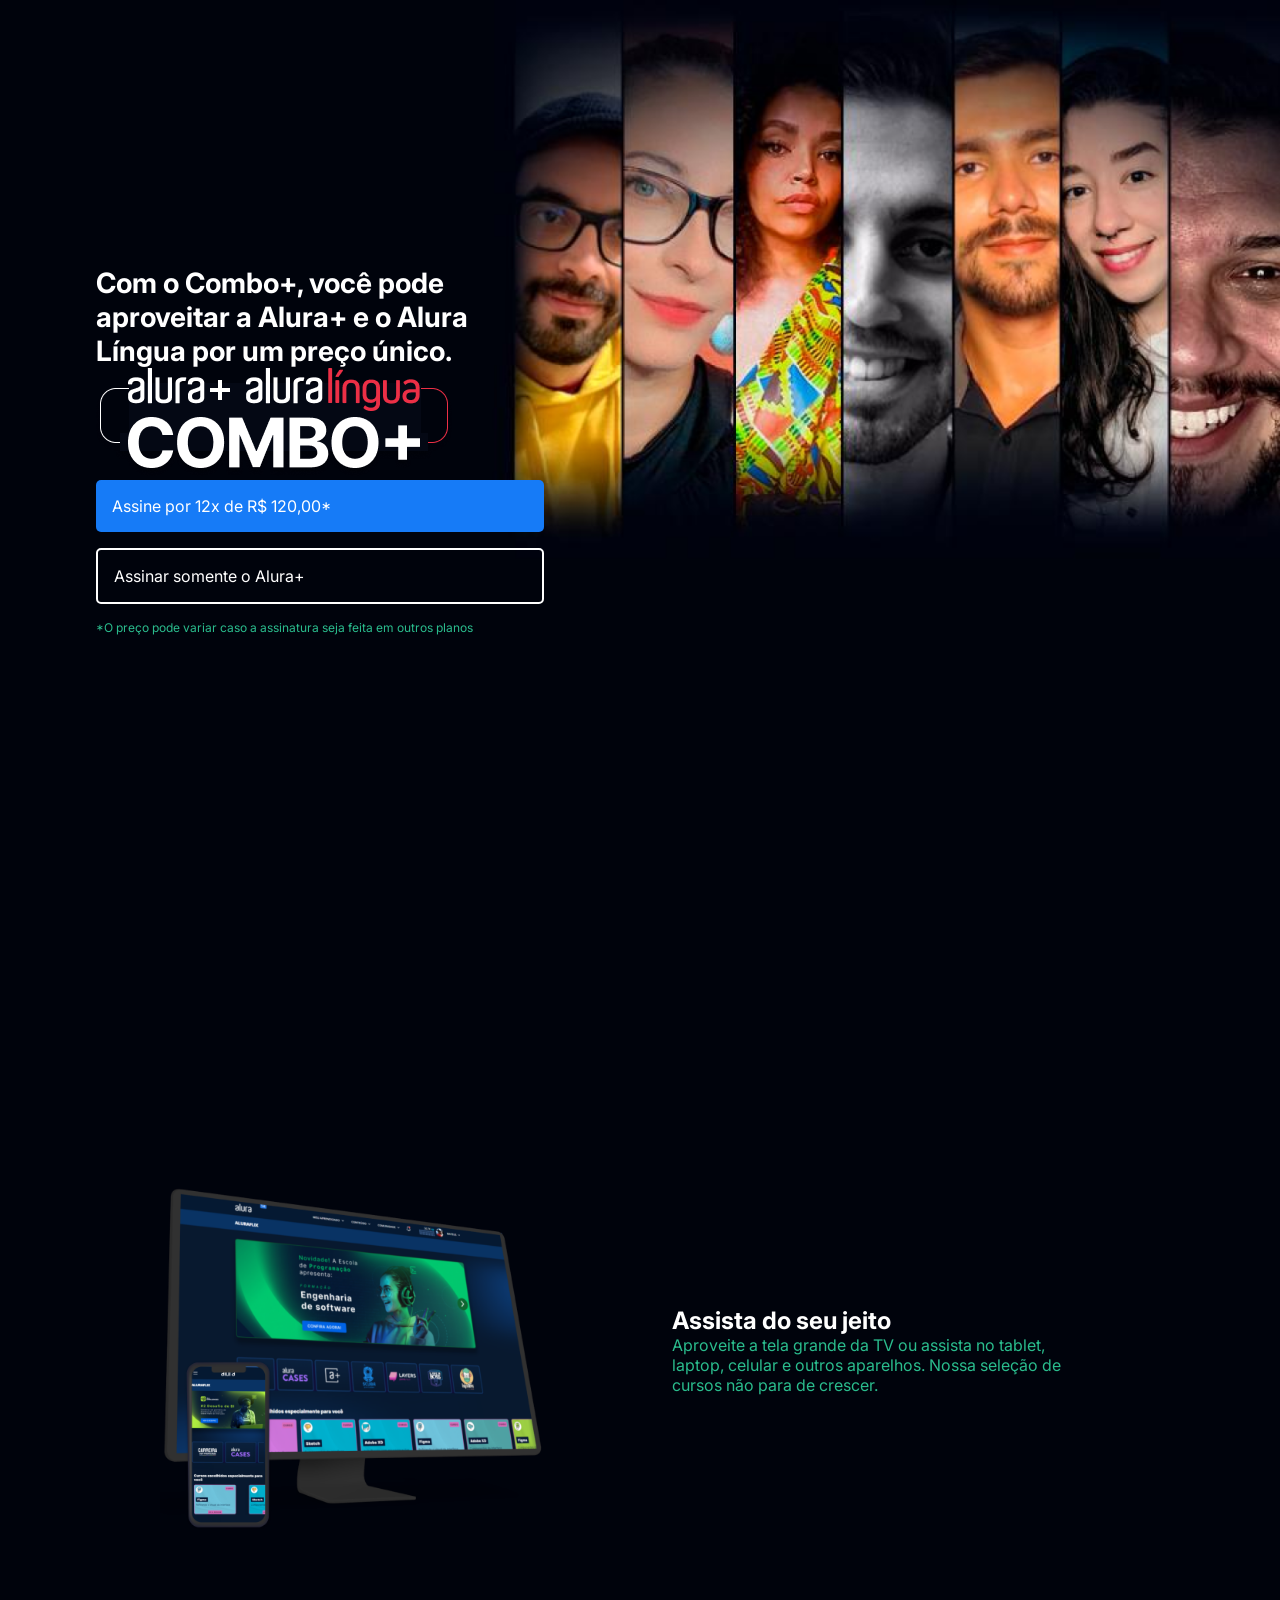
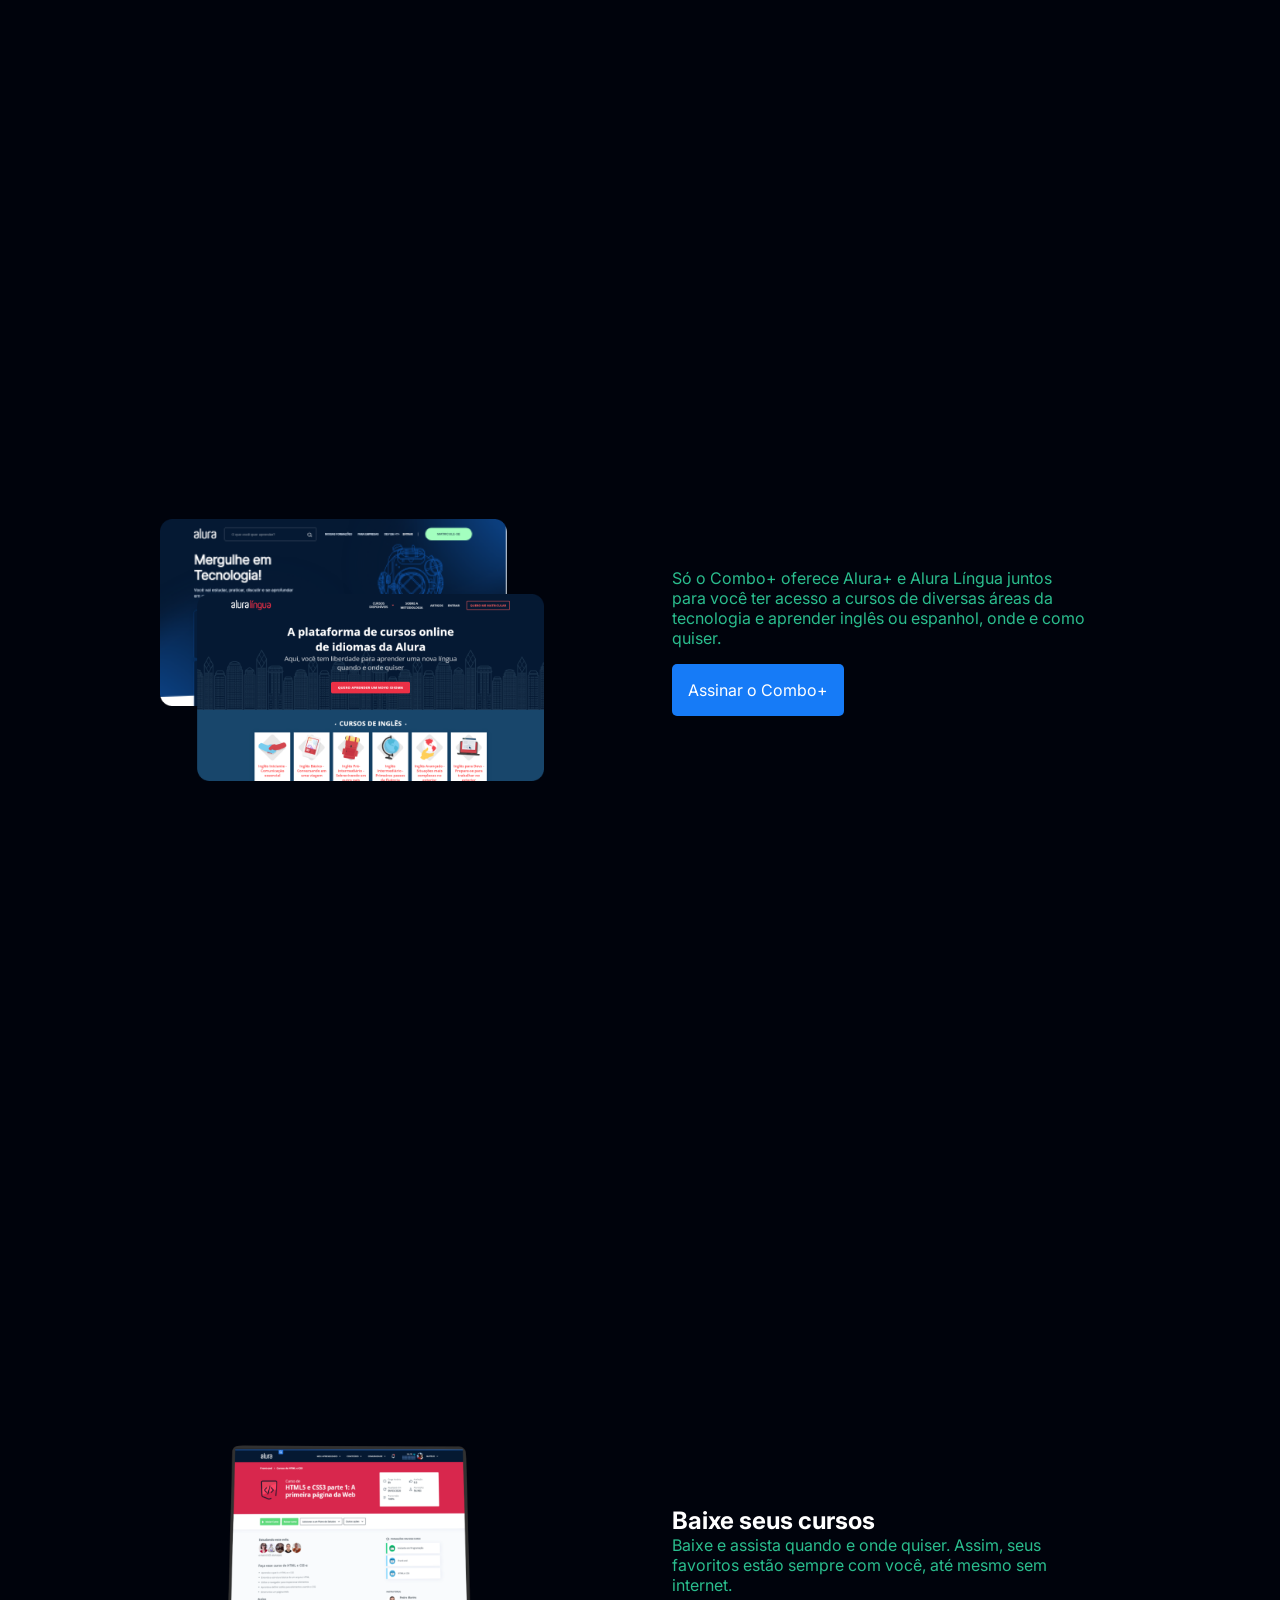
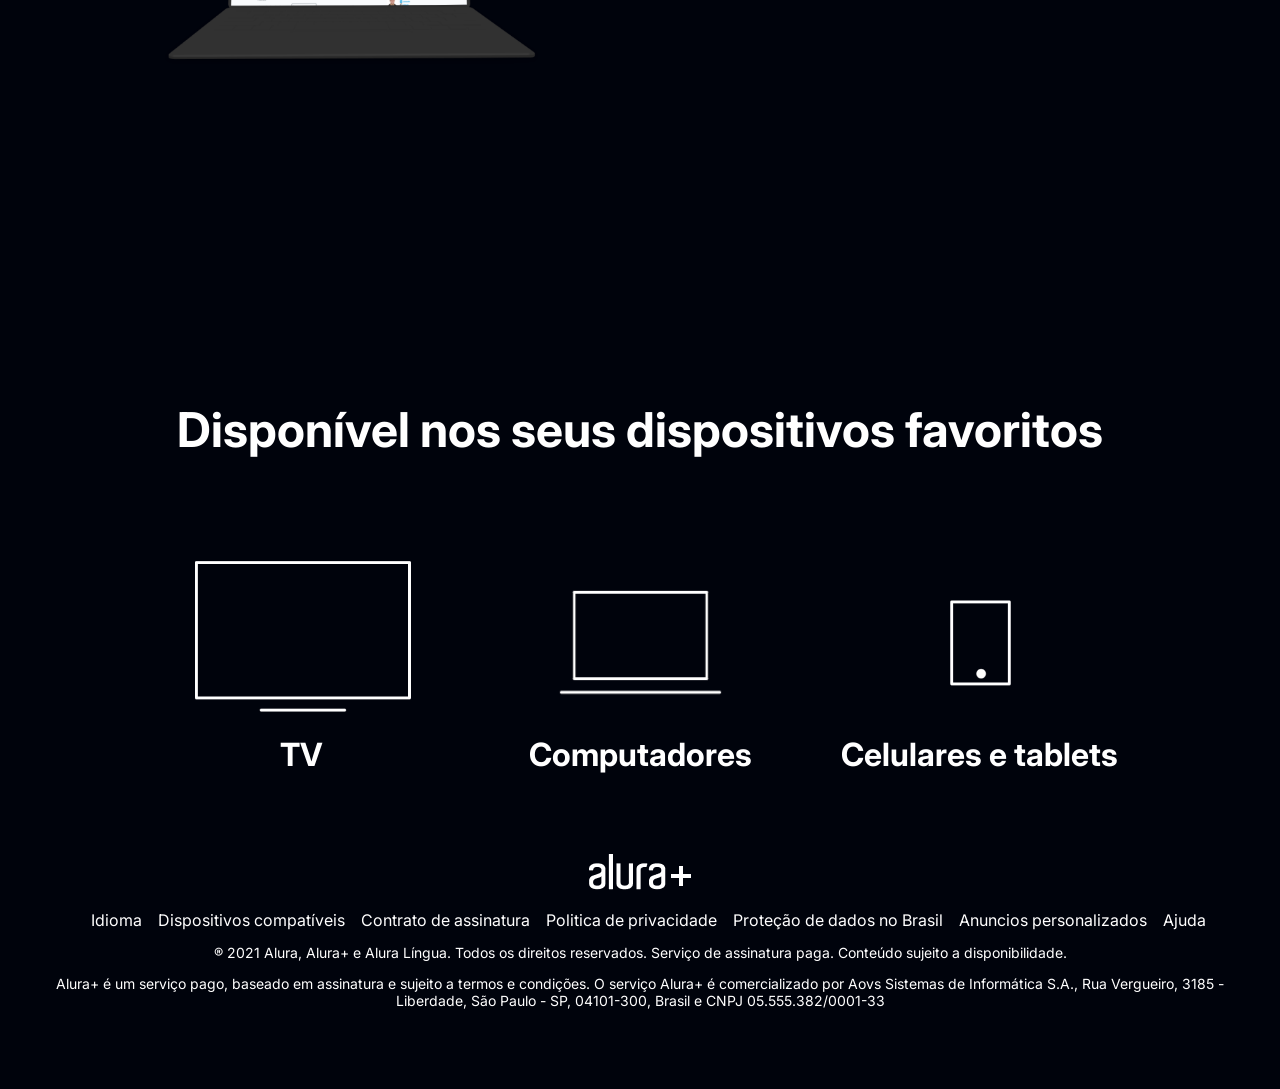
<file: index.html>
<!DOCTYPE html>
<html lang="pt-BR">
<head>
    <title> 2B NEM Alura Plus </title>
    <meta charset="UTF-8">
    <meta http-equiv="X-UA-Compatible" content="IE=edge">
    <meta name="viewport" content="width=device-width, initial-scale=1.0">
    <link rel="stylesheet" href="style.css">
    <link rel="preconnect" href="https://fonts.googleapis.com">
    <link rel="preconnect" href="https://fonts.gstatic.com" crossorigin>
    <link href="https://fonts.googleapis.com/css2?family=Inter:wght@400;700&family=Poppins:wght@200;400;700&display=swap" rel="stylesheet">
</head>
<body>
    <section class="container principal">
        <div class="container__caixa">
            <h1 class="container__titulo">Com o Combo+, você pode aproveitar a Alura+ e o Alura Língua por um preço único.</h1>
            <img src="img/Combo.png" alt="O combo+ é a junção do alura+ e o alura lingua" class="container__imagem">
            <a href="www.alura.com.br" class="container__botao">Assine por 12x de R$ 120,00*</a>
            <a href="www.alura.com.br" class="container__botao botão_secundario">Assinar somente o Alura+</a>
            <p class="container__aviso">*O preço pode variar caso a assinatura seja feita em outros planos</p>
        </div>
    </section>

    <section class="container secundario">
        <img src="img/Plataformas.png" alt="Um monitor e um celular com o alura plus aberto" class="secundario__imagem">
        <div class="container__descricao">
            <h2 class="descriçãõ__titulo">Assista do seu jeito</h2>
            <p class="descricao__texto">Aproveite a tela grande da TV ou assista no tablet, laptop, celular e outros 
                aparelhos. Nossa seleção de cursos não para de crescer.</p>
        </div>
    </section>

    <section class="container secundario">
        <img src="img/Telas.png" alt="Tela da alura plus e do alura lingua" class="secundario__imagem">
        <div class="container__descricao">
            <p class="descricao__texto">Só o Combo+ oferece Alura+ e Alura Língua juntos para você ter acesso a cursos 
                de diversas áreas da tecnologia e aprender inglês ou espanhol, onde e como quiser.</p>
            <a href="www.alura.com.br" class="container__botao secundario__botao">Assinar o Combo+</a>
        </div>
    </section>

    <section class="container secundario">
        <img src="img/Notebook.png" alt="Notebook com a página do curso HTML5 e CSS3 da Alura aberta" class="secundario__imagem">
        <div class="container__descricao">
            <h2 class="descriçãõ__titulo">Baixe seus cursos</h2>
            <p class="descricao__texto">Baixe e assista quando e onde quiser. Assim, seus favoritos estão sempre com 
                você, até mesmo sem internet.</p>
        </div>
    </section>

    <section class="dispositivos">
        <h2 class="dispositivos__titulo">Disponível nos seus dispositivos favoritos</h2>
        <ul class="dispositivos__lista">
            <li>
                <img src="img/tv.png" alt="ícone de televisão">
                <h3 class="lista__item">TV</h3>
            </li>
            <li>
                <img src="img/computador.png" alt="ícone de computador">
                <h3 class="lista__item">Computadores</h3>
            </li>
            <li>
                <img src="img/celular.png" alt="ícone de celular">
                <h3 class="lista__item">Celulares e tablets</h3>
            </li>
        </ul>
    </section>

    <footer class="rodape">
        <img src="img/Logo.png" alt="Alra+" class="rodape__logo">
        <ul class="rodape__lista">
            <li class="lista__link">
                <a href="#">Idioma</a>
            </li>
            <li class="lista__link">
                <a href="#">Dispositivos compatíveis</a>
            </li>
            <li class="lista__link">
                <a href="#">Contrato de assinatura</a>
            </li>
            <li class="lista__link">
                <a href="#">Politica de privacidade</a>
            </li>
            <li class="lista__link">
                <a href="#">Proteção de dados no Brasil</a>
            </li>
            <li class="lista__link">
                <a href="#">Anuncios personalizados</a>
            </li>
            <li class="lista__link">
                <a href="#">Ajuda</a>
            </li>
        </ul>
        <p class="rodape__texto">® 2021 Alura, Alura+ e Alura Língua. Todos os direitos reservados. Serviço de 
            assinatura paga. Conteúdo sujeito a disponibilidade.</p>
            <p class="rodape__texto">Alura+ é um serviço pago, baseado em assinatura e sujeito a termos e condições. O serviço Alura+ é comercializado por Aovs Sistemas de Informática S.A., Rua Vergueiro, 3185 - Liberdade, São 
                Paulo - SP, 04101-300, Brasil e CNPJ 05.555.382/0001-33</p>
    </footer>
</body>

</html>
</file>
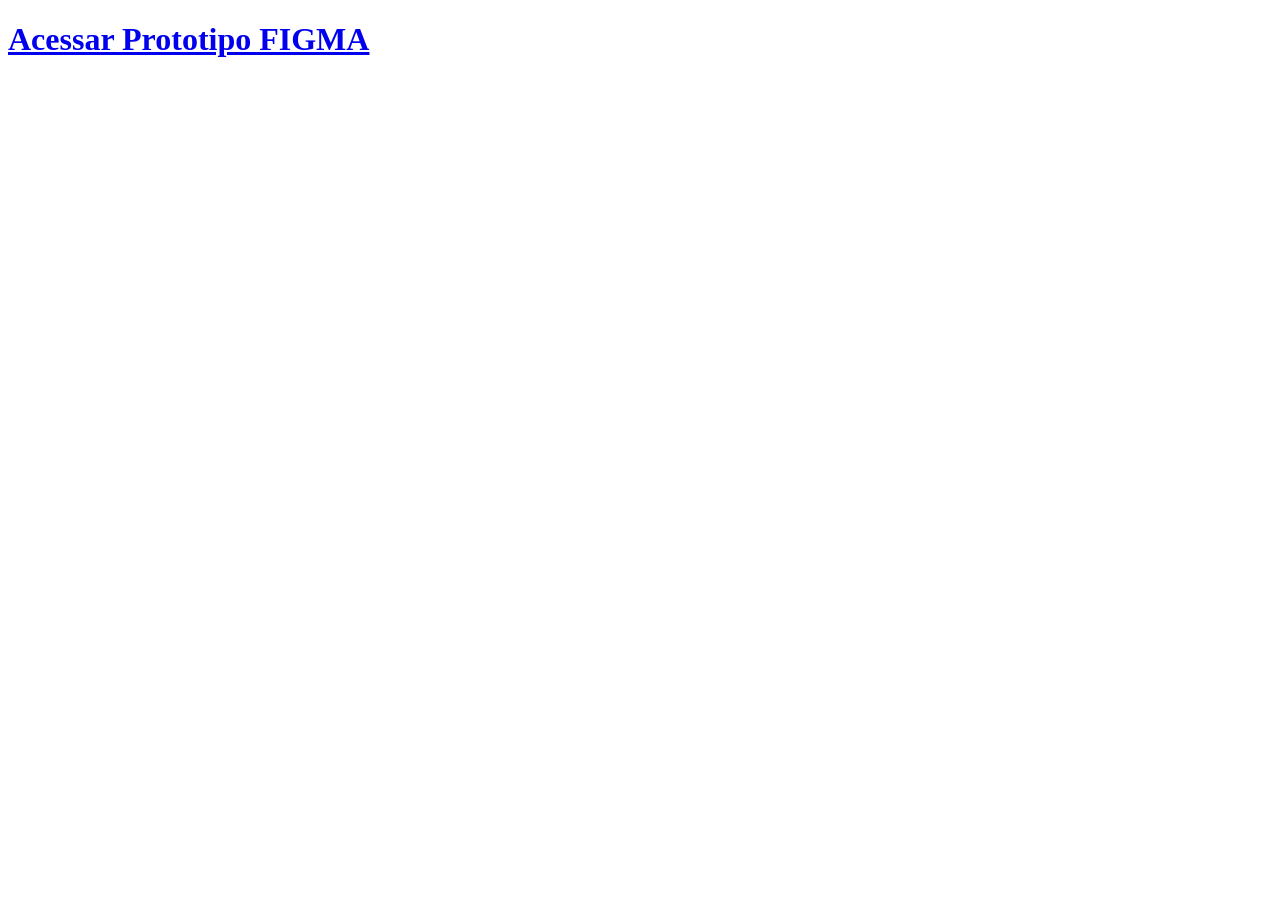
<file: FIGMA.html>
<!DOCTYPE html>
<html lang="pt-BR">
<head>
    <meta charset="UTF-8">
    <meta http-equiv="X-UA-Compatible" content="IE=edge">
    <meta name="viewport" content="width=device-width, initial-scale=1.0">
    <title>Link Figma</title>
</head>
<body>
    <h1><a href="https://www.figma.com/file/yzBdAYLO7MzM1mNLksZWJY/Alura-Plus---Layout-(Professor)?type=design&node-id=0%3A1&t=tBiK0hanvZBm1X6M-1">Acessar Prototipo FIGMA</a></h1>
</body>
</html>
</file>
<file: style.css>
:root {
    --Branco-principal: #FFFFFF;
    --Cinza-secundario: #31dda4da;
    --Azul-botão: #167BF7;
    --Cor-de-fundo: #00030C;
    --Fonte-principal: 'Inter';
    --Azul-botão-efeito: #3C92FA;
}

body{
    background-color: var(--Cor-de-fundo);
    color: var(--Branco-principal);
    font-family: var(--Fonte-principal);
    font-size: 16px;
    font-weight: 400;
}

* {
    margin: 0;
    padding: 0;
}

.principal{
    background-image: url("img/Background.png");
    background-repeat: no-repeat;
    background-size: contain;
    align-items: center;
}

.container {
    height: 100vh;
    display: grid;
    grid-template-columns: 50% 50%;
}

.container__botao {
    background-color: var(--Azul-botão);
    border-radius: 5px;
    padding: 1em;
    color: var(--Branco-principal);
    display: block;
    text-decoration: none;
    margin-bottom: 1em;
}

.botão_secundario {
    background-color: transparent;
    border: 2px solid var(--Branco-principal)
}

.container__aviso {
    font-size: 12px;
    color: var(--Cinza-secundario);
}

.container__titulo {
    font-size: 28px;
    font-weight: 700;
}

.container__imagen{
    margin: 1em 0 2em 0;
}

.container__caixa{
    margin: 0 6em;
}

.secundario__imagem {
    width: 80%;
}

.secundario {
    align-items: center;
    margin: 0 10em;
}

.descrição__titulo{
    font-weight: 700;
    font-size: 48px;
    color: var(--Branco-principal);
    margin-bottom: 0.1em;
}

.descricao__texto {
    color: var(--Cinza-secundario);
}

.secundario__botao {
    display: inline-block;
    margin-top: 1em;
}

.container__descricao{
    padding: 2em;
}

.dispositivos__lista {
    display: flex;
    justify-content: center;
    list-style-type: none;
    margin: 5em 0;
}

.dispositivos {
    text-align: center;
}

.dispositivos__titulo {
    font-size: 48px;
    color: var(--Branco-principal);
}

.lista__item {
    font-size: 32px;
    color: var(--Branco-principal);
}

.rodape__lista {
    display: flex;
    justify-content: center;
    list-style-type: none;
    margin-top: 1em;
}

.lista__link a{
    text-decoration: none;
    color: var(--branco-principal);
    margin-left: 1em;
}

.rodape__texto {
    margin: 1em 0;
    color: var(--cinza-secundario);
    font-size: 14px;
}

.rodape {
    text-align: center;
    margin: 5em 3em;
}

.lista__link a:hover {
    color: var(--Azul-botão);
}

.lista__link a:active {
    color: p;
}

.container__botao:hover {
    background-color: var(--Azul-botão-efeito);
    color: var(--Cor-de-fundo);
}
</file>
